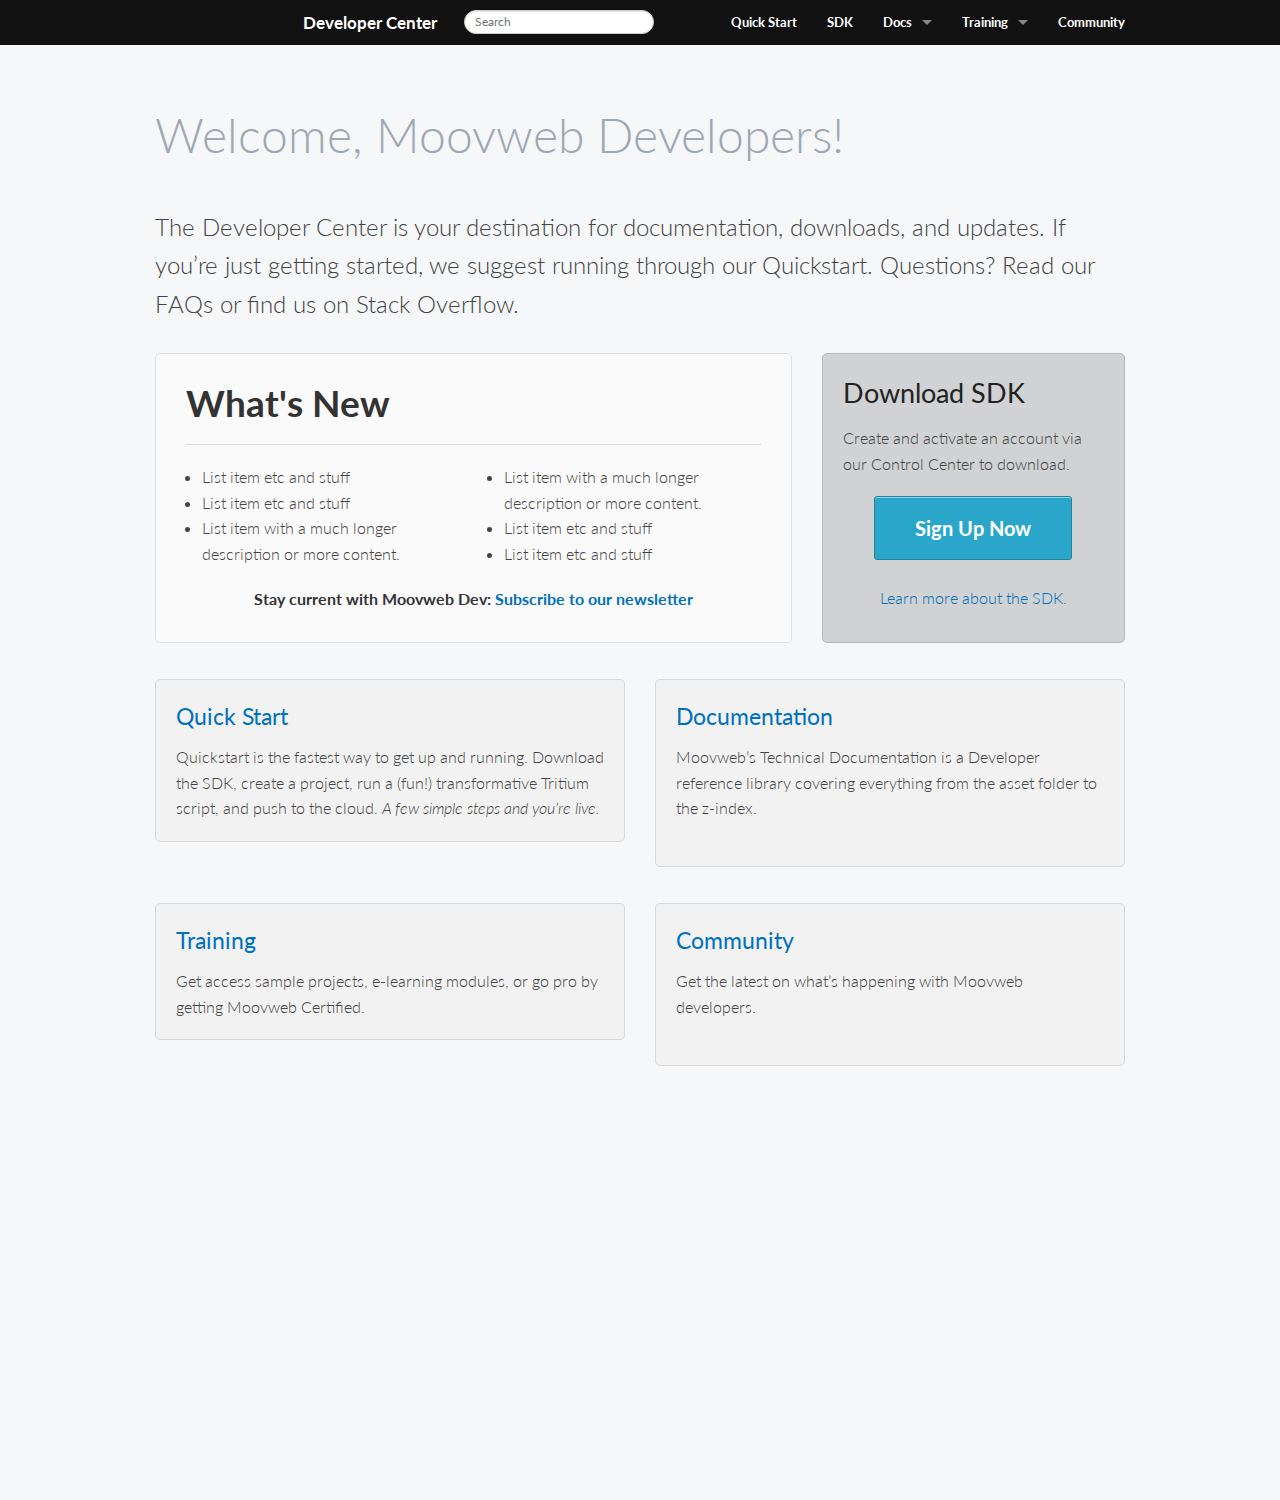
<file: index.html>
<!DOCTYPE html>
<!--[if IE 8]> 				 <html class="no-js lt-ie9" lang="en" > <![endif]-->
<!--[if gt IE 8]><!--> <html class="no-js" lang="en" > <!--<![endif]-->

<head>
	<meta charset="utf-8">
  <meta name="viewport" content="width=device-width">
  <title>Moovweb | Developer Center</title>
  <link rel="stylesheet" href="https://fonts.googleapis.com/css?family=Lato:300,400,700">
  <link rel="stylesheet" href="stylesheets/app.css">
  <link rel="shortcut icon" type="image/png" href="favicon.png" />
  

  <script src="javascripts/vendor/custom.modernizr.js"></script>

</head>
<body class="dev-home">

<!-- Start Top Bar -->

<div class="contain-to-grid">
	<nav class="top-bar">
    <ul class="title-area">
      <!-- Title Area -->
      <li class="name">
        <a href="#" class="logo sprites-logo_white"></a>
        <h1>
          <a href="#">
            Developer Center
          </a>
        </h1>
      </li>
      <li class="toggle-topbar menu-icon"><a href="#"><span>menu</span></a></li>
    </ul>
 
    <section class="top-bar-section">
    	<ul class="left">
    		<li class="search">
    			<form>
    				<input id="search_box" type="search" placeholder="Search">
    			</form>
    		</li>
    	</ul>
         <!-- Right Nav Section -->
      <ul class="right">
      	<li><a href="quickstart/">Quick Start</a></li>
      	<li><a href="sdk/">SDK</a></li>
        
        <!-- Docs -->
        <li class="has-dropdown">
          <a href="docs/">Docs</a>
          <ul class="dropdown">
            <li><label>Sections</label></li>
            <!-- <li class="has-dropdown">
              <a href="#" class="">Has Dropdown, Level 1</a>
              <ul class="dropdown">
                <li><a href="#">Dropdown Options</a></li>
                <li><a href="#">Dropdown Options</a></li>
                <li><a href="#">Level 2</a></li>
                <li><a href="#">Subdropdown Option</a></li>
                <li><a href="#">Subdropdown Option</a></li>
                <li><a href="#">Subdropdown Option</a></li>
              </ul>
            </li> -->
            <li><a href="#">Develop Locally</a></li>
            <li><a href="#">Cloud Management</a></li>
            <li><a href="#">Recommended Tools</a></li>
            <li class="divider"></li>
            <li><a href="#">Faqs</a></li>
            <li class="divider"></li>
            <li><a href="#">See all &rarr;</a></li>
          </ul>
        </li>

        <!-- Training -->
        <li class="has-dropdown">
          <a href="training/">Training</a>
          <ul class="dropdown">
            <li><label>Sections</label></li>
            <!-- <li class="has-dropdown">
              <a href="#" class="">Has Dropdown, Level 1</a>
              <ul class="dropdown">
                <li><a href="#">Dropdown Options</a></li>
                <li><a href="#">Dropdown Options</a></li>
                <li><a href="#">Level 2</a></li>
                <li><a href="#">Subdropdown Option</a></li>
                <li><a href="#">Subdropdown Option</a></li>
                <li><a href="#">Subdropdown Option</a></li>
              </ul>
            </li> -->
            <li><a href="#">Getting Started</a></li>
            <li><a href="#">Building a Simple Site</a></li>
            <li><a href="#">Deploying</a></li>
            <li><a href="#">Building a Mobile Site</a></li>
            <li><a href="#">Advanced Tutorials</a></li>
            <li class="divider"></li>
            <li><a href="#">Developer Webinars</a></li>
            <li class="divider"></li>
            <li><a href="#">See all &rarr;</a></li>
          </ul>
        </li>

        <li><a href="community/">Community</a></li>
        
        <!-- <li class="has-dropdown">
          <a href="#">Main Item 3</a>
          <ul class="dropdown">
            <li><a href="#">Dropdown Option</a></li>
            <li><a href="#">Dropdown Option</a></li>
            <li><a href="#">Dropdown Option</a></li>
            <li class="divider"></li>
            <li><a href="#">See all &rarr;</a></li>
          </ul>
        </li> -->

      </ul>
    </section>
  </nav>
</div>
 
  <!-- End Top Bar -->

		<div class="head-wrap">
		<div class="row">
			<div class="large-12 columns">
				<h1 class="dev-home-head">Welcome, Moovweb Developers!</h1>
			</div>
		</div>
	</div>
	<div class="row">
		<div class="large-12 columns">
			<!-- <h1 class="dev-home-head">New Developer Center</h1> -->
			<p class="dev-home-intro">The Developer Center is your destination for documentation, downloads, and updates. If you’re just getting started, we suggest running through our Quickstart. Questions? Read our FAQs or find us on Stack Overflow.</p>
			<div class="row">
				<div class="large-8 columns">
					<div class="dev-home-panel">
						<h2>What's New</h2>
						<hr />
						<div class="row">
							<div class="large-6 columns">
								<ul class="disc">
									<li>List item etc and stuff</li>
									<li>List item etc and stuff</li>
									<li>List item with a much longer description or more content.</li>
								</ul>
							</div>
							<div class="large-6 columns">
								<ul class="disc">
									<li>List item with a much longer description or more content.</li>
									<li>List item etc and stuff</li>
									<li>List item etc and stuff</li>
								</ul>					
							</div>
							<div class="large-12 columns">
								<p class="center"><strong>Stay current with Moovweb Dev: <a href="#">Subscribe to our newsletter</a></strong></p>
							</div>
						</div>

					</div>
				</div>
				<div class="large-4 columns">
					<div class="sdk-panel">
						<h3>Download SDK</h3>
						<p>Create and activate an account via our Control Center to download.</p>
						<div class="center"><a href="https://console.moovweb.com/sign_up" class="nice radius large blue button ">Sign Up Now</a>
						<p><a href="sdk/">Learn more about the SDK.</a></p></div>
					</div>					
				</div>
			</div>
		</div>
	</div>
	<div>&nbsp;</div> <!-- temp -->
	<div class="row">
		<div class="large-12 columns">
			
			<div class="row"> <!-- row 1 -->
				<div class="large-6 columns">
					<div class="dev-home-panel-sm">
						<h4><a href="quickstart/">Quick Start</a></h4>
						<p>Quickstart is the fastest way to get up and running. Download the SDK, create a project, run a (fun!) transformative Tritium script, and push to the cloud. <em> A few simple steps and you’re live. </em></p>
					</div>
				</div>
				<div class="large-6 columns">
					<div class="dev-home-panel-sm">
						<h4><a href="docs/">Documentation</a></h4>
						<p>Moovweb’s Technical Documentation is a Developer reference library covering everything from the asset folder to the z-index.<br />&nbsp;</p>
					</div>
				</div>
			</div>
			<div>&nbsp;</div> <!-- temp -->
			<div class="row"> <!-- row 2 -->
				<div class="large-6 columns">
					<div class="dev-home-panel-sm">
						<h4><a href="training/">Training</a></h4>
						<p>Get access sample projects, e-learning modules, or go pro by getting Moovweb Certified.</p>
					</div>
				</div>
				<div class="large-6 columns">
					<div class="dev-home-panel-sm">
						<h4><a href="community/">Community</a></h4>
						<p>Get the latest on what’s happening with Moovweb developers.<br />&nbsp;</p>
					</div>
				</div>
			</div>
		</div>
	</div>

  <script>
  document.write('<script src=' +
  ('__proto__' in {} ? 'javascripts/vendor/zepto' : 'javascripts/vendor/jquery') +
  '.js><\/script>')
  </script>
  
  <script src="javascripts/foundation/foundation.js"></script>
	
	<script src="javascripts/foundation/foundation.abide.js"></script>
	
	<script src="javascripts/foundation/foundation.alerts.js"></script>
	
	<script src="javascripts/foundation/foundation.clearing.js"></script>
	
	<script src="javascripts/foundation/foundation.cookie.js"></script>
	
	<script src="javascripts/foundation/foundation.dropdown.js"></script>
	
	<script src="javascripts/foundation/foundation.forms.js"></script>
	
	<script src="javascripts/foundation/foundation.interchange.js"></script>
	
	<script src="javascripts/foundation/foundation.joyride.js"></script>
	
	<script src="javascripts/foundation/foundation.magellan.js"></script>
	
	<script src="javascripts/foundation/foundation.orbit.js"></script>
	
	<script src="javascripts/foundation/foundation.placeholder.js"></script>
	
	<script src="javascripts/foundation/foundation.reveal.js"></script>
	
	<script src="javascripts/foundation/foundation.section.js"></script>
	
	<script src="javascripts/foundation/foundation.tooltips.js"></script>
	
	<script src="javascripts/foundation/foundation.topbar.js"></script>
	
  
  <script>
    $(document).foundation();
  </script>
</body>
</html>
</file>
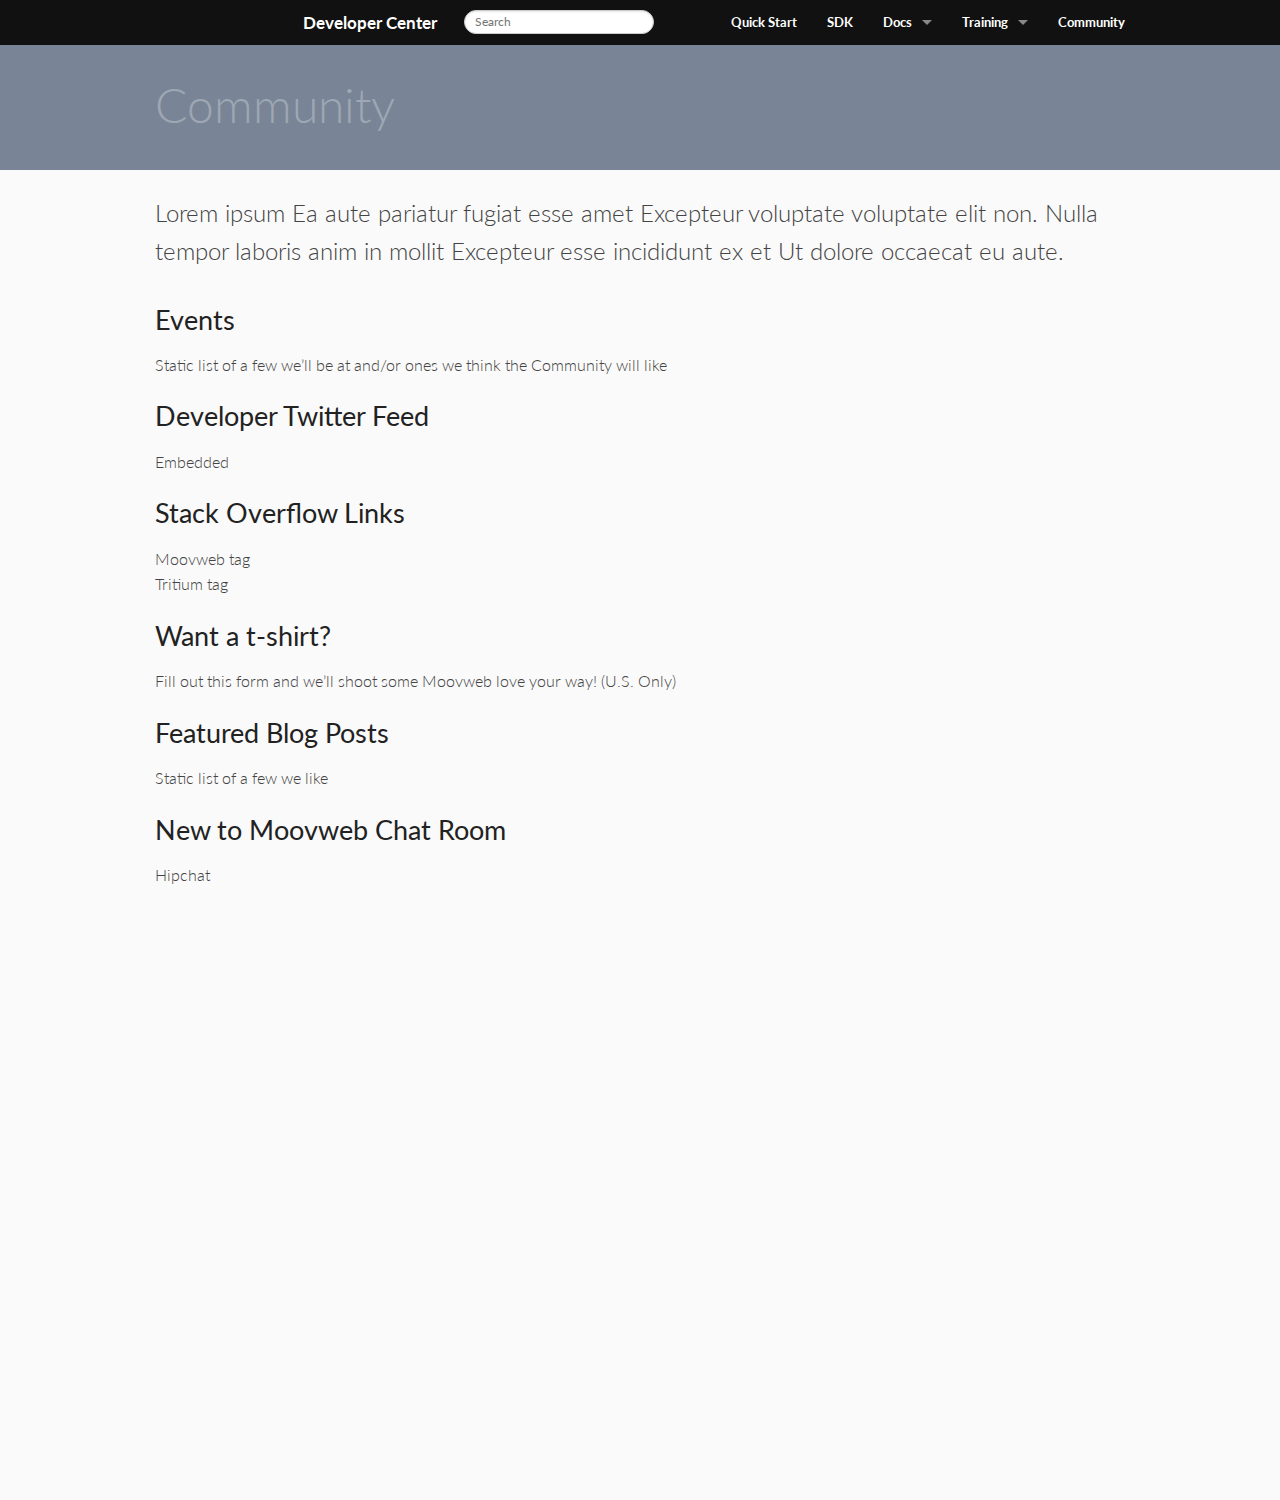
<file: community/index.html>
<!DOCTYPE html>
<!--[if IE 8]> 				 <html class="no-js lt-ie9" lang="en" > <![endif]-->
<!--[if gt IE 8]><!--> <html class="no-js" lang="en" > <!--<![endif]-->

<head>
	<meta charset="utf-8">
  <meta name="viewport" content="width=device-width">
  <title>Moovweb | Developer Center | Community</title>
  <link rel="stylesheet" href="https://fonts.googleapis.com/css?family=Lato:300,400,700">
  <link rel="stylesheet" href="../stylesheets/app.css">
  <link rel="shortcut icon" type="image/png" href="../favicon.png" />
  

  <script src="../javascripts/vendor/custom.modernizr.js"></script>

</head>
<body>

<!-- Start Top Bar -->

<div class="contain-to-grid">
	<nav class="top-bar">
    <ul class="title-area">
      <!-- Title Area -->
      <li class="name">
        <a href="../" class="logo sprites-logo_white"></a>
        <h1>
          <a href="../">
            Developer Center
          </a>
        </h1>
      </li>
      <li class="toggle-topbar menu-icon"><a href="#"><span>menu</span></a></li>
    </ul>
 
    <section class="top-bar-section">
      <ul class="left">
        <li class="search">
          <form>
            <input id="search_box" type="search" placeholder="Search">
          </form>
        </li>
      </ul>
      <!-- Right Nav Section -->
      <ul class="right">
      	<li><a href="../quickstart">Quick Start</a></li>
      	<li><a href="../sdk">SDK</a></li>
        
        <!-- Docs -->
        <li class="has-dropdown">
          <a href="../docs">Docs</a>
          <ul class="dropdown">
            <li><label>Sections</label></li>
            <!-- <li class="has-dropdown">
              <a href="#" class="">Has Dropdown, Level 1</a>
              <ul class="dropdown">
                <li><a href="#">Dropdown Options</a></li>
                <li><a href="#">Dropdown Options</a></li>
                <li><a href="#">Level 2</a></li>
                <li><a href="#">Subdropdown Option</a></li>
                <li><a href="#">Subdropdown Option</a></li>
                <li><a href="#">Subdropdown Option</a></li>
              </ul>
            </li> -->
            <li><a href="#">Develop Locally</a></li>
            <li><a href="#">Cloud Management</a></li>
            <li><a href="#">Recommended Tools</a></li>
            <li class="divider"></li>
            <li><a href="#">Faqs</a></li>
            <li class="divider"></li>
            <li><a href="#">See all &rarr;</a></li>
          </ul>
        </li>

        <!-- Training -->
        <li class="has-dropdown">
          <a href="../training">Training</a>
          <ul class="dropdown">
            <li><label>Sections</label></li>
            <!-- <li class="has-dropdown">
              <a href="#" class="">Has Dropdown, Level 1</a>
              <ul class="dropdown">
                <li><a href="#">Dropdown Options</a></li>
                <li><a href="#">Dropdown Options</a></li>
                <li><a href="#">Level 2</a></li>
                <li><a href="#">Subdropdown Option</a></li>
                <li><a href="#">Subdropdown Option</a></li>
                <li><a href="#">Subdropdown Option</a></li>
              </ul>
            </li> -->
            <li><a href="#">Getting Started</a></li>
            <li><a href="#">Building a Simple Site</a></li>
            <li><a href="#">Deploying</a></li>
            <li><a href="#">Building a Mobile Site</a></li>
            <li><a href="#">Advanced Tutorials</a></li>
            <li class="divider"></li>
            <li><a href="#">Developer Webinars</a></li>
            <li class="divider"></li>
            <li><a href="#">See all &rarr;</a></li>
          </ul>
        </li>

        <li><a href="../community">Community</a></li>
        
        <!-- <li class="has-dropdown">
          <a href="#">Main Item 3</a>
          <ul class="dropdown">
            <li><a href="#">Dropdown Option</a></li>
            <li><a href="#">Dropdown Option</a></li>
            <li><a href="#">Dropdown Option</a></li>
            <li class="divider"></li>
            <li><a href="#">See all &rarr;</a></li>
          </ul>
        </li> -->

      </ul>
    </section>
  </nav>
</div>
 
  <!-- End Top Bar -->
	<div class="head-wrap">
		<div class="row">
			<div class="large-12 columns">
				<h1 class="dev-home-head">Community</h1>
			</div>
		</div>
	</div>
	<div class="row">
		<div class="large-12 columns">
			<!-- <h1 class="dev-home-head">Download SDK</h1> -->
			<p class="dev-home-intro">Lorem ipsum Ea aute pariatur fugiat esse amet Excepteur voluptate voluptate elit non. Nulla tempor laboris anim in mollit Excepteur esse incididunt ex et Ut dolore occaecat eu aute.</p>

      <h3>Events</h3>
      <p>Static list of a few we’ll be at and/or ones we think the Community will like</p>

      <h3>Developer Twitter Feed</h3>
      <p>Embedded</p>

      <h3>Stack Overflow Links</h3>
      <p>Moovweb tag <br />Tritium tag </p>

      <h3>Want a t-shirt?</h3> 
      <p>Fill out this form and we’ll shoot some Moovweb love your way! (U.S. Only) </p>

      <h3>Featured Blog Posts</h3> 
      <p>Static list of a few we like </p>

      <h3>New to Moovweb Chat Room</h3>
      <p>Hipchat </p>

		</div>
	</div>
	
	<div>&nbsp;</div> <!-- temp -->
	<div class="row">
		<div class="large-12 columns">
			
			

		</div>
	</div>

  <script>
  document.write('<script src=' +
  ('__proto__' in {} ? '../javascripts/vendor/zepto' : '../javascripts/vendor/jquery') +
  '.js><\/script>')
  </script>
  
  <script src="../javascripts/foundation/foundation.js"></script>
	
	<script src="../javascripts/foundation/foundation.abide.js"></script>
	
	<script src="../javascripts/foundation/foundation.alerts.js"></script>
	
	<script src="../javascripts/foundation/foundation.clearing.js"></script>
	
	<script src="../javascripts/foundation/foundation.cookie.js"></script>
	
	<script src="../javascripts/foundation/foundation.dropdown.js"></script>
	
	<script src="../javascripts/foundation/foundation.forms.js"></script>
	
	<script src="../javascripts/foundation/foundation.interchange.js"></script>
	
	<script src="../javascripts/foundation/foundation.joyride.js"></script>
	
	<script src="../javascripts/foundation/foundation.magellan.js"></script>
	
	<script src="../javascripts/foundation/foundation.orbit.js"></script>
	
	<script src="../javascripts/foundation/foundation.placeholder.js"></script>
	
	<script src="../javascripts/foundation/foundation.reveal.js"></script>
	
	<script src="../javascripts/foundation/foundation.section.js"></script>
	
	<script src="../javascripts/foundation/foundation.tooltips.js"></script>
	
	<script src="../javascripts/foundation/foundation.topbar.js"></script>
	
  
  <script>
    $(document).foundation();
  </script>
</body>
</html>
</file>
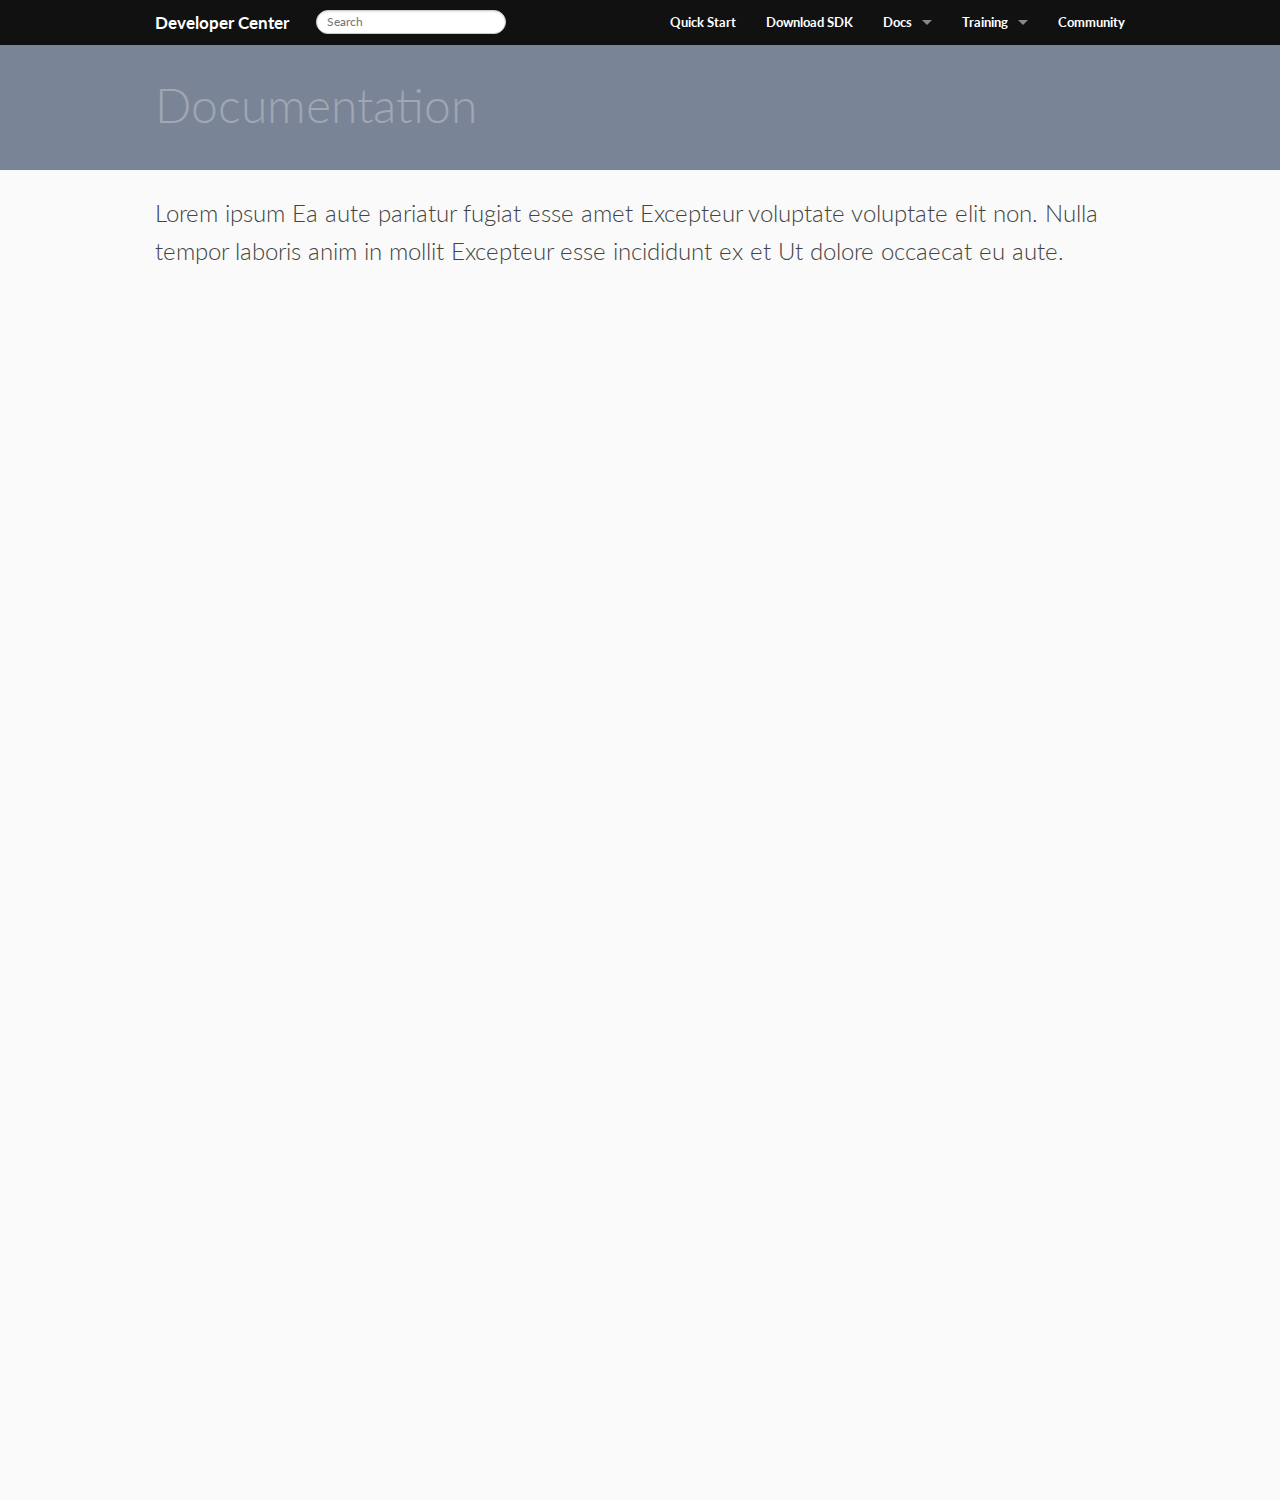
<file: docs/index.html>
<!DOCTYPE html>
<!--[if IE 8]> 				 <html class="no-js lt-ie9" lang="en" > <![endif]-->
<!--[if gt IE 8]><!--> <html class="no-js" lang="en" > <!--<![endif]-->

<head>
	<meta charset="utf-8">
  <meta name="viewport" content="width=device-width">
  <title>Moovweb | Developer Center | Documentation</title>
  <link rel="stylesheet" href="https://fonts.googleapis.com/css?family=Lato:300,400,700">
  <link rel="stylesheet" href="../stylesheets/app.css">
  

  <script src="../javascripts/vendor/custom.modernizr.js"></script>

</head>
<body>

<!-- Start Top Bar -->

<div class="contain-to-grid">
	<nav class="top-bar">
    <ul class="title-area">
      <!-- Title Area -->
      <li class="name">
        <h1>
          <a href="../">
            Developer Center
          </a>
        </h1>
      </li>
      <li class="toggle-topbar menu-icon"><a href="#"><span>menu</span></a></li>
    </ul>
 
    <section class="top-bar-section">
      <ul class="left">
        <li class="search">
          <form>
            <input id="search_box" type="search" placeholder="Search">
          </form>
        </li>
      </ul>
      <!-- Right Nav Section -->
      <ul class="right">
      	<li><a href="../quickstart">Quick Start</a></li>
      	<li><a href="../sdk">Download SDK</a></li>
        
        <!-- Docs -->
        <li class="has-dropdown">
          <a href="../docs">Docs</a>
          <ul class="dropdown">
            <li><label>Sections</label></li>
            <!-- <li class="has-dropdown">
              <a href="#" class="">Has Dropdown, Level 1</a>
              <ul class="dropdown">
                <li><a href="#">Dropdown Options</a></li>
                <li><a href="#">Dropdown Options</a></li>
                <li><a href="#">Level 2</a></li>
                <li><a href="#">Subdropdown Option</a></li>
                <li><a href="#">Subdropdown Option</a></li>
                <li><a href="#">Subdropdown Option</a></li>
              </ul>
            </li> -->
            <li><a href="#">Develop Locally</a></li>
            <li><a href="#">Cloud Management</a></li>
            <li><a href="#">Recommended Tools</a></li>
            <li class="divider"></li>
            <li><a href="#">Faqs</a></li>
            <li class="divider"></li>
            <li><a href="#">See all &rarr;</a></li>
          </ul>
        </li>

        <!-- Training -->
        <li class="has-dropdown">
          <a href="../training">Training</a>
          <ul class="dropdown">
            <li><label>Sections</label></li>
            <!-- <li class="has-dropdown">
              <a href="#" class="">Has Dropdown, Level 1</a>
              <ul class="dropdown">
                <li><a href="#">Dropdown Options</a></li>
                <li><a href="#">Dropdown Options</a></li>
                <li><a href="#">Level 2</a></li>
                <li><a href="#">Subdropdown Option</a></li>
                <li><a href="#">Subdropdown Option</a></li>
                <li><a href="#">Subdropdown Option</a></li>
              </ul>
            </li> -->
            <li><a href="#">Getting Started</a></li>
            <li><a href="#">Building a Simple Site</a></li>
            <li><a href="#">Deploying</a></li>
            <li><a href="#">Building a Mobile Site</a></li>
            <li><a href="#">Advanced Tutorials</a></li>
            <li class="divider"></li>
            <li><a href="#">Developer Webinars</a></li>
            <li class="divider"></li>
            <li><a href="#">See all &rarr;</a></li>
          </ul>
        </li>

        <li><a href="../community">Community</a></li>
        
        <!-- <li class="has-dropdown">
          <a href="#">Main Item 3</a>
          <ul class="dropdown">
            <li><a href="#">Dropdown Option</a></li>
            <li><a href="#">Dropdown Option</a></li>
            <li><a href="#">Dropdown Option</a></li>
            <li class="divider"></li>
            <li><a href="#">See all &rarr;</a></li>
          </ul>
        </li> -->

      </ul>
    </section>
  </nav>
</div>
 
  <!-- End Top Bar -->
	<div class="head-wrap">
		<div class="row">
			<div class="large-12 columns">
				<h1 class="dev-home-head">Documentation</h1>
			</div>
		</div>
	</div>
	<div class="row">
		<div class="large-12 columns">
			<!-- <h1 class="dev-home-head">Download SDK</h1> -->
			<p class="dev-home-intro">Lorem ipsum Ea aute pariatur fugiat esse amet Excepteur voluptate voluptate elit non. Nulla tempor laboris anim in mollit Excepteur esse incididunt ex et Ut dolore occaecat eu aute.</p>
		</div>
	</div>
	
	<div>&nbsp;</div> <!-- temp -->
	<div class="row">
		<div class="large-12 columns">
			
			

		</div>
	</div>

  <script>
  document.write('<script src=' +
  ('__proto__' in {} ? '../javascripts/vendor/zepto' : '../javascripts/vendor/jquery') +
  '.js><\/script>')
  </script>
  
  <script src="../javascripts/foundation/foundation.js"></script>
	
	<script src="../javascripts/foundation/foundation.abide.js"></script>
	
	<script src="../javascripts/foundation/foundation.alerts.js"></script>
	
	<script src="../javascripts/foundation/foundation.clearing.js"></script>
	
	<script src="../javascripts/foundation/foundation.cookie.js"></script>
	
	<script src="../javascripts/foundation/foundation.dropdown.js"></script>
	
	<script src="../javascripts/foundation/foundation.forms.js"></script>
	
	<script src="../javascripts/foundation/foundation.interchange.js"></script>
	
	<script src="../javascripts/foundation/foundation.joyride.js"></script>
	
	<script src="../javascripts/foundation/foundation.magellan.js"></script>
	
	<script src="../javascripts/foundation/foundation.orbit.js"></script>
	
	<script src="../javascripts/foundation/foundation.placeholder.js"></script>
	
	<script src="../javascripts/foundation/foundation.reveal.js"></script>
	
	<script src="../javascripts/foundation/foundation.section.js"></script>
	
	<script src="../javascripts/foundation/foundation.tooltips.js"></script>
	
	<script src="../javascripts/foundation/foundation.topbar.js"></script>
	
  
  <script>
    $(document).foundation();
  </script>
</body>
</html>
</file>
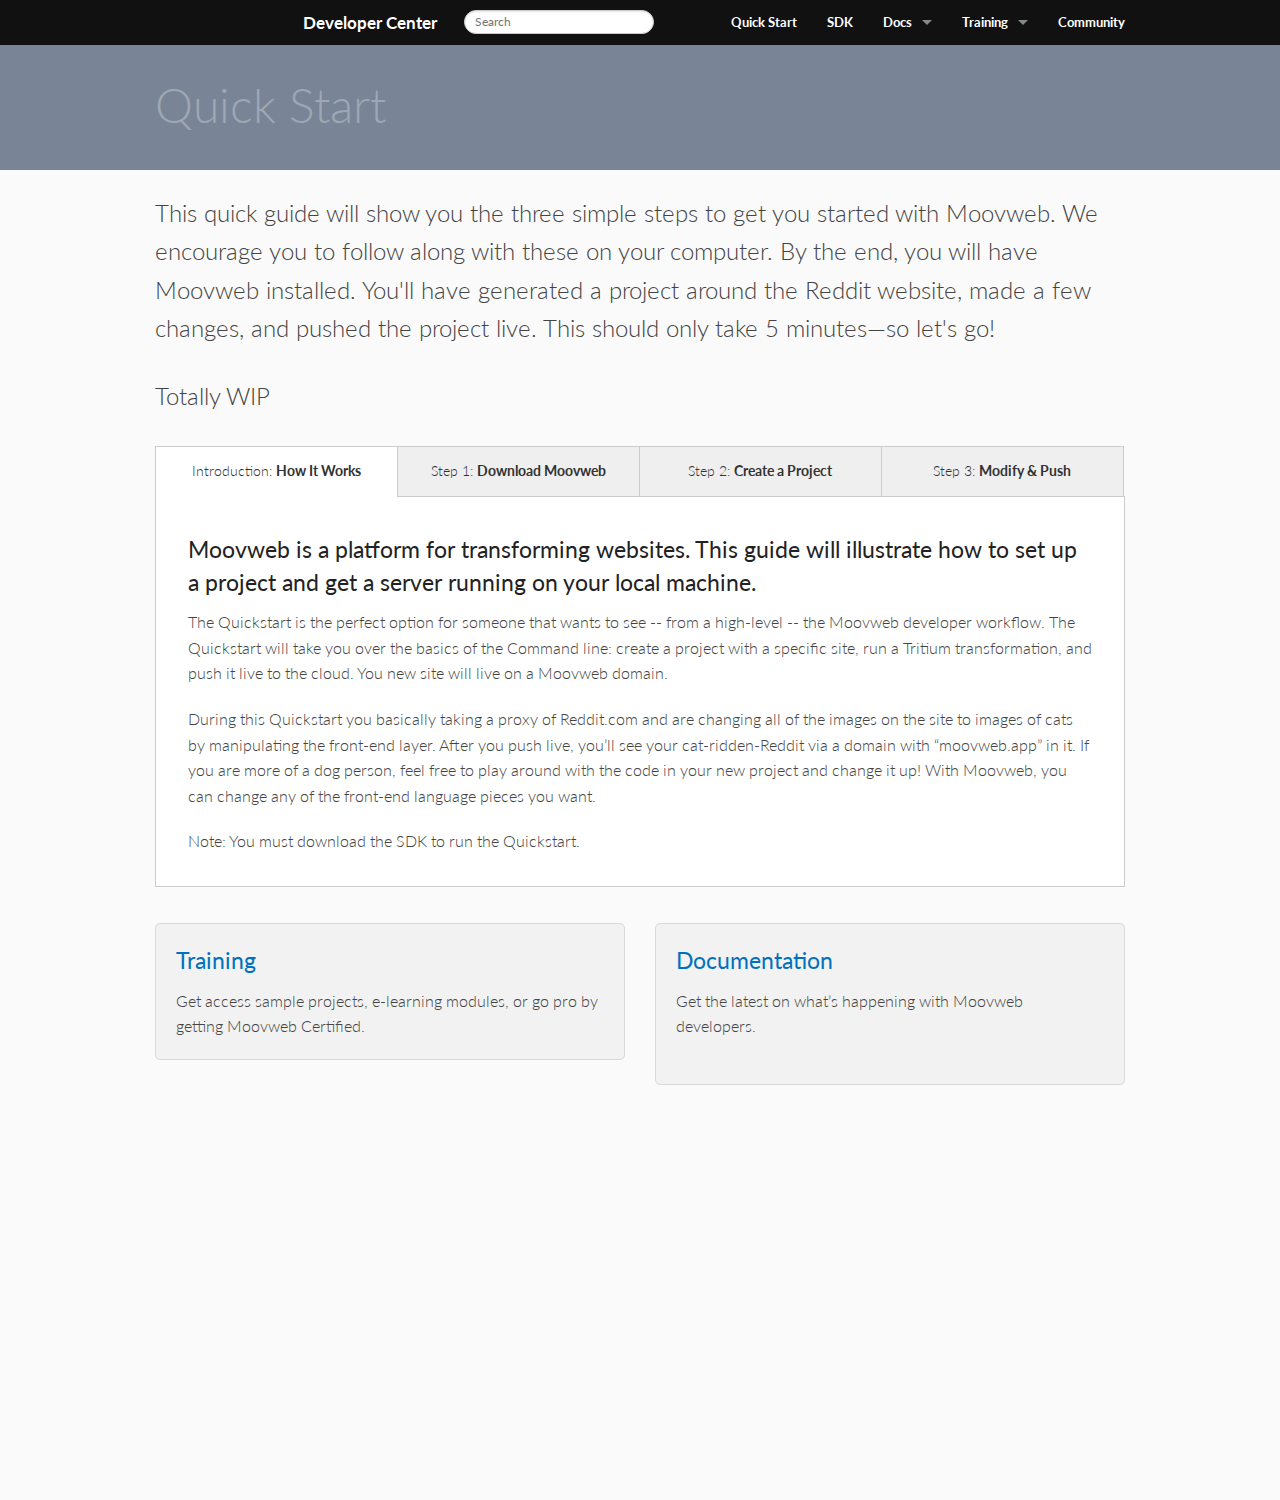
<file: quickstart/index.html>
<!DOCTYPE html>
<!--[if IE 8]> 				 <html class="no-js lt-ie9" lang="en" > <![endif]-->
<!--[if gt IE 8]><!--> <html class="no-js" lang="en" > <!--<![endif]-->

<head>
	<meta charset="utf-8">
  <meta name="viewport" content="width=device-width">
  <title>Moovweb | Developer Center | Quick Start</title>
  <link rel="stylesheet" href="https://fonts.googleapis.com/css?family=Lato:300,400,700">
  <link rel="stylesheet" href="../stylesheets/app.css">
    <link rel="shortcut icon" type="image/png" href="../favicon.png" />
  

  <script src="../javascripts/vendor/custom.modernizr.js"></script>

</head>
<body>

<!-- Start Top Bar -->

<div class="contain-to-grid">
	<nav class="top-bar">
    <ul class="title-area">
      <!-- Title Area -->
      <li class="name">
        <a href="../" class="logo sprites-logo_white"></a>
        <h1>
          <a href="../">
            Developer Center
          </a>
        </h1>
      </li>
      <li class="toggle-topbar menu-icon"><a href="#"><span>menu</span></a></li>
    </ul>
 
    <section class="top-bar-section">
    	<ul class="left">
    		<li class="search">
    			<form>
    				<input id="search_box" type="search" placeholder="Search">
    			</form>
    		</li>
    	</ul>
         <!-- Right Nav Section -->
      <ul class="right">
      	<li><a href="../quickstart">Quick Start</a></li>
      	<li><a href="../sdk">SDK</a></li>
        
        <!-- Docs -->
        <li class="has-dropdown">
          <a href="../docs">Docs</a>
          <ul class="dropdown">
            <li><label>Sections</label></li>
            <!-- <li class="has-dropdown">
              <a href="#" class="">Has Dropdown, Level 1</a>
              <ul class="dropdown">
                <li><a href="#">Dropdown Options</a></li>
                <li><a href="#">Dropdown Options</a></li>
                <li><a href="#">Level 2</a></li>
                <li><a href="#">Subdropdown Option</a></li>
                <li><a href="#">Subdropdown Option</a></li>
                <li><a href="#">Subdropdown Option</a></li>
              </ul>
            </li> -->
            <li><a href="#">Develop Locally</a></li>
            <li><a href="#">Cloud Management</a></li>
            <li><a href="#">Recommended Tools</a></li>
            <li class="divider"></li>
            <li><a href="#">Faqs</a></li>
            <li class="divider"></li>
            <li><a href="#">See all &rarr;</a></li>
          </ul>
        </li>

        <!-- Training -->
        <li class="has-dropdown">
          <a href="../training">Training</a>
          <ul class="dropdown">
            <li><label>Sections</label></li>
            <!-- <li class="has-dropdown">
              <a href="#" class="">Has Dropdown, Level 1</a>
              <ul class="dropdown">
                <li><a href="#">Dropdown Options</a></li>
                <li><a href="#">Dropdown Options</a></li>
                <li><a href="#">Level 2</a></li>
                <li><a href="#">Subdropdown Option</a></li>
                <li><a href="#">Subdropdown Option</a></li>
                <li><a href="#">Subdropdown Option</a></li>
              </ul>
            </li> -->
            <li><a href="#">Getting Started</a></li>
            <li><a href="#">Building a Simple Site</a></li>
            <li><a href="#">Deploying</a></li>
            <li><a href="#">Building a Mobile Site</a></li>
            <li><a href="#">Advanced Tutorials</a></li>
            <li class="divider"></li>
            <li><a href="#">Developer Webinars</a></li>
            <li class="divider"></li>
            <li><a href="#">See all &rarr;</a></li>
          </ul>
        </li>

        <li><a href="../community">Community</a></li>
        
        <!-- <li class="has-dropdown">
          <a href="#">Main Item 3</a>
          <ul class="dropdown">
            <li><a href="#">Dropdown Option</a></li>
            <li><a href="#">Dropdown Option</a></li>
            <li><a href="#">Dropdown Option</a></li>
            <li class="divider"></li>
            <li><a href="#">See all &rarr;</a></li>
          </ul>
        </li> -->

      </ul>
    </section>
  </nav>
</div>
 
  <!-- End Top Bar -->
	<div class="head-wrap">
		<div class="row">
			<div class="large-12 columns">
				<h1 class="dev-home-head">Quick Start</h1>
			</div>
		</div>
	</div>
	<div class="row">
		<div class="large-12 columns">
			<!-- <h1 class="dev-home-head">Quick Start</h1> -->
			<p class="dev-home-intro">This quick guide will show you the three simple steps to get you started with Moovweb. We encourage you to follow along with these on your computer. By the end, you will have Moovweb installed. You'll have generated a project around the Reddit website, made a few changes, and pushed the project live. This should only take 5 minutes—so let's go!</p>
      <p class="dev-home-intro">Totally WIP</p>
		</div>
	</div>
	<div class="row">
		<div class="large-12 columns">
			<div class="section-container tabs" data-section>
			  <section class="section">
			    <p class="title" data-section-title><a href="#panel1">Introduction: <strong>How It Works</strong></a></p>
			    <div class="content" data-slug="panel1">
           <h4>Moovweb is a platform for transforming websites. This guide will illustrate how to set up a project and get a server running on your local machine.</h4>
           <p>The Quickstart is the perfect option for someone that wants to see -- from a high-level -- the Moovweb developer workflow. The Quickstart will take you over the basics of the Command line: create a project with a specific site, run a Tritium transformation, and push it live to the cloud. You new site will live on a Moovweb domain.</p>
           <p>During this Quickstart you basically taking a proxy of Reddit.com and are changing all of the images on the site to images of cats by manipulating the front-end layer. After you push live, you’ll see your cat-ridden-Reddit via a domain with “moovweb.app” in it. If you are more of a dog person, feel free to play around with the code in your new project and change it up! With Moovweb, you can change any of the front-end language pieces you want.</p> 
           <p>Note: You must download the SDK to run the Quickstart. </p>
			    </div>
			  </section>
			   <section class="section">
			    <p class="title" data-section-title><a href="#panel2">Step 1: <strong>Download Moovweb</strong></a></p>
			    <div class="content" data-slug="panel2">
			      <p>[Content taken from Step 1 of Onboarding]</p>
			      <div class="center"><img src="qs1-download-moovweb.png" alt=""></div>
			    </div>
			  </section>
			  <section class="section">
			    <p class="title" data-section-title><a href="#panel3">Step 2: <strong>Create a Project</strong></a>
			    <div class="content" data-slug="panel3">
			      <p>[Content taken from Step 2 of Onboarding]</p>
			      <div class="center"><img src="qs2-create-project.png" alt=""></div>
			    </div>
			  </section>
			  <section class="section">
			    <p class="title" data-section-title><a href="#panel4">Step 3: <strong>Modify & Push</strong></a></p>
			    <div class="content" data-slug="panel4">
			      <p>[Content taken from Step 3 of Onboarding]</p>
			      <div class="center"><img src="qs3-mod-push.png" alt=""></div>
			    </div>
			  </section>
			</div>
		</div>
	</div>
	<div>&nbsp;</div> <!-- temp -->
	<div class="row">
		<div class="large-12 columns">
			
			<div class="row"> <!-- row 1 -->
				<div class="large-6 columns">
					<div class="dev-panel-sm">
						<h4><a href="../training">Training</a></h4>
						<p>Get access sample projects, e-learning modules, or go pro by getting Moovweb Certified.</p>
					</div>
				</div>
				<div class="large-6 columns">
					<div class="dev-panel-sm">
						<h4><a href="../docs">Documentation</a></h4>
						<p>Get the latest on what’s happening with Moovweb developers.<br />&nbsp;</p>
					</div>
				</div>
			</div>
			<!-- <div>&nbsp;</div> --> <!-- temp -->
		</div>

	</div>

  <script>
  document.write('<script src=' +
  ('__proto__' in {} ? '../javascripts/vendor/zepto' : '../javascripts/vendor/jquery') +
  '.js><\/script>')
  </script>
  
  <script src="../javascripts/foundation/foundation.js"></script>
	
	<script src="../javascripts/foundation/foundation.abide.js"></script>
	
	<script src="../javascripts/foundation/foundation.alerts.js"></script>
	
	<script src="../javascripts/foundation/foundation.clearing.js"></script>
	
	<script src="../javascripts/foundation/foundation.cookie.js"></script>
	
	<script src="../javascripts/foundation/foundation.dropdown.js"></script>
	
	<script src="../javascripts/foundation/foundation.forms.js"></script>
	
	<script src="../javascripts/foundation/foundation.interchange.js"></script>
	
	<script src="../javascripts/foundation/foundation.joyride.js"></script>
	
	<script src="../javascripts/foundation/foundation.magellan.js"></script>
	
	<script src="../javascripts/foundation/foundation.orbit.js"></script>
	
	<script src="../javascripts/foundation/foundation.placeholder.js"></script>
	
	<script src="../javascripts/foundation/foundation.reveal.js"></script>
	
	<script src="../javascripts/foundation/foundation.section.js"></script>
	
	<script src="../javascripts/foundation/foundation.tooltips.js"></script>
	
	<script src="../javascripts/foundation/foundation.topbar.js"></script>
	
  
  <script>
    $(document).foundation();
  </script>
</body>
</html>
</file>
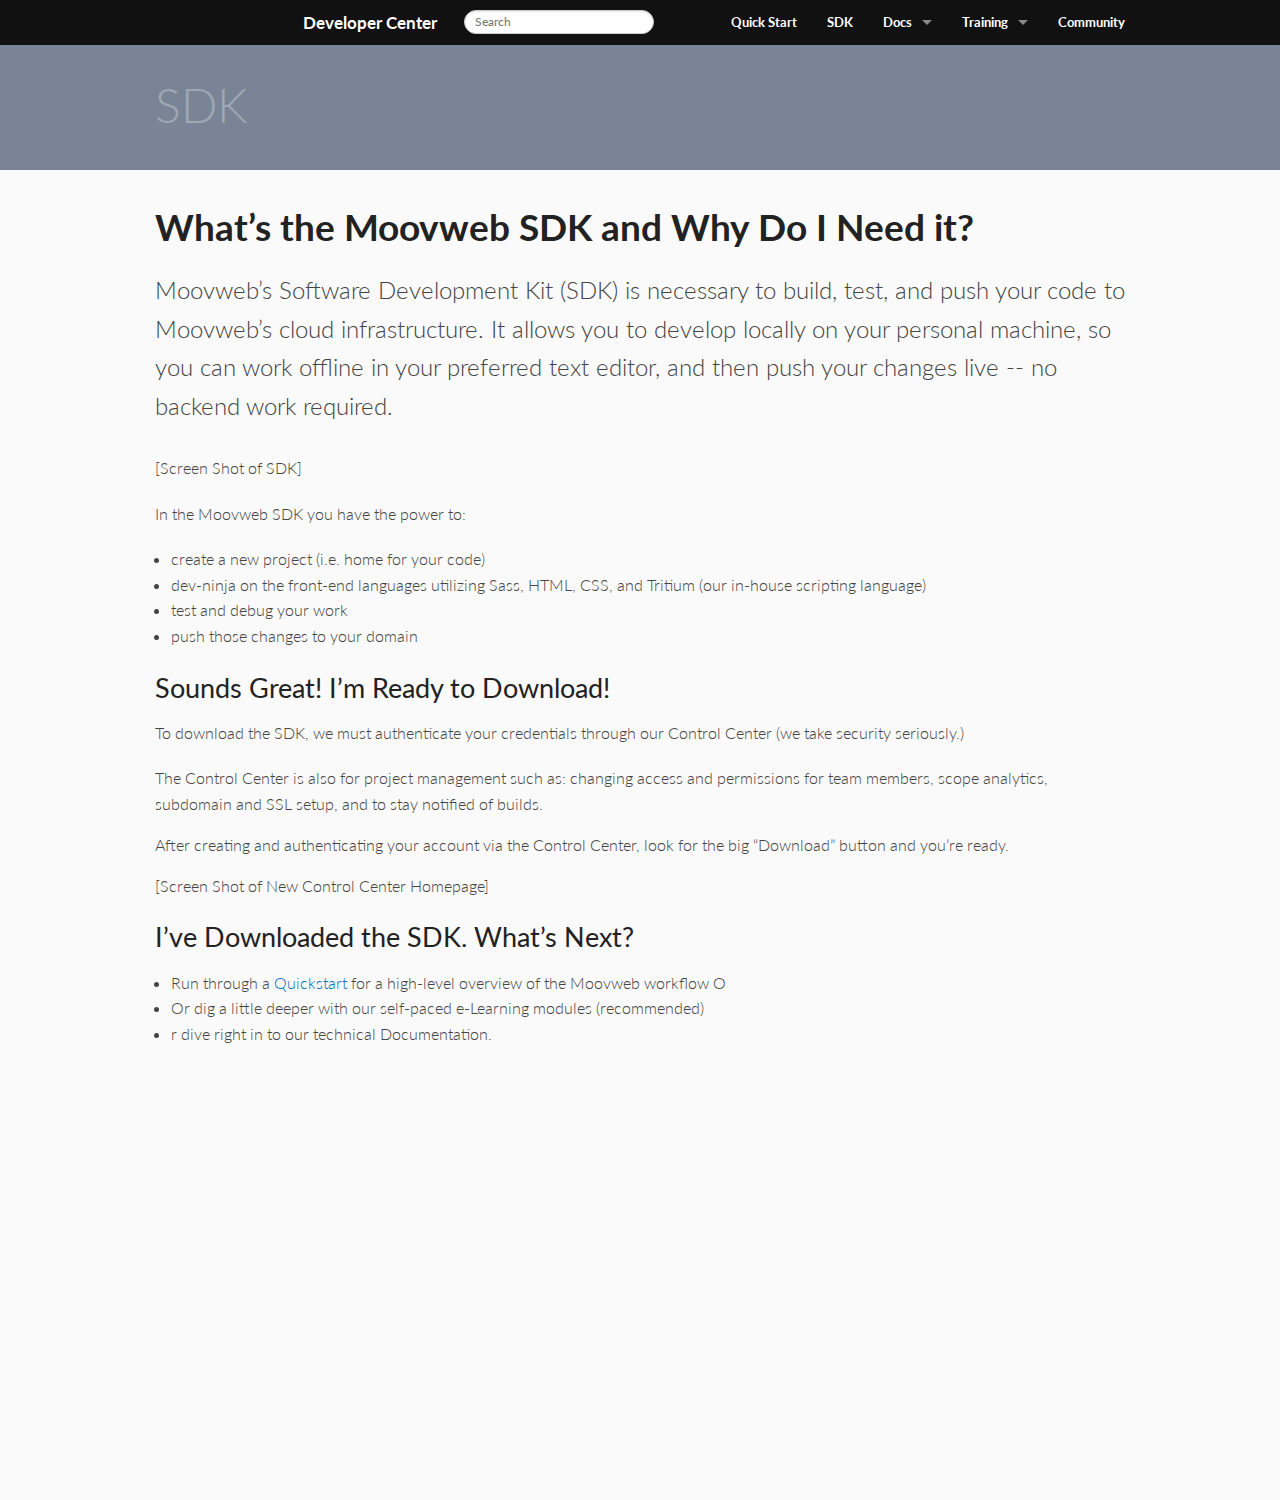
<file: sdk/index.html>
<!DOCTYPE html>
<!--[if IE 8]> 				 <html class="no-js lt-ie9" lang="en" > <![endif]-->
<!--[if gt IE 8]><!--> <html class="no-js" lang="en" > <!--<![endif]-->

<head>
	<meta charset="utf-8">
  <meta name="viewport" content="width=device-width">
  <title>Moovweb | Developer Center | Download SDK</title>
  <link rel="stylesheet" href="https://fonts.googleapis.com/css?family=Lato:300,400,700">
  <link rel="stylesheet" href="../stylesheets/app.css">
    <link rel="shortcut icon" type="image/png" href="../favicon.png" />
  

  <script src="../javascripts/vendor/custom.modernizr.js"></script>

</head>
<body>

<!-- Start Top Bar -->

<div class="contain-to-grid">
	<nav class="top-bar">
    <ul class="title-area">
      <!-- Title Area -->
      <li class="name">
        <a href="../" class="logo sprites-logo_white"></a>
        <h1>
          <a href="../">
            Developer Center
          </a>
        </h1>
      </li>
      <li class="toggle-topbar menu-icon"><a href="#"><span>menu</span></a></li>
    </ul>
 
    <section class="top-bar-section">
      <ul class="left">
        <li class="search">
          <form>
            <input id="search_box" type="search" placeholder="Search">
          </form>
        </li>
      </ul>
      <!-- Right Nav Section -->
      <ul class="right">
      	<li><a href="../quickstart">Quick Start</a></li>
      	<li><a href="../sdk">SDK</a></li>
        
        <!-- Docs -->
        <li class="has-dropdown">
          <a href="../docs">Docs</a>
          <ul class="dropdown">
            <li><label>Sections</label></li>
            <!-- <li class="has-dropdown">
              <a href="#" class="">Has Dropdown, Level 1</a>
              <ul class="dropdown">
                <li><a href="#">Dropdown Options</a></li>
                <li><a href="#">Dropdown Options</a></li>
                <li><a href="#">Level 2</a></li>
                <li><a href="#">Subdropdown Option</a></li>
                <li><a href="#">Subdropdown Option</a></li>
                <li><a href="#">Subdropdown Option</a></li>
              </ul>
            </li> -->
            <li><a href="#">Develop Locally</a></li>
            <li><a href="#">Cloud Management</a></li>
            <li><a href="#">Recommended Tools</a></li>
            <li class="divider"></li>
            <li><a href="#">Faqs</a></li>
            <li class="divider"></li>
            <li><a href="#">See all &rarr;</a></li>
          </ul>
        </li>

        <!-- Training -->
        <li class="has-dropdown">
          <a href="../training">Training</a>
          <ul class="dropdown">
            <li><label>Sections</label></li>
            <!-- <li class="has-dropdown">
              <a href="#" class="">Has Dropdown, Level 1</a>
              <ul class="dropdown">
                <li><a href="#">Dropdown Options</a></li>
                <li><a href="#">Dropdown Options</a></li>
                <li><a href="#">Level 2</a></li>
                <li><a href="#">Subdropdown Option</a></li>
                <li><a href="#">Subdropdown Option</a></li>
                <li><a href="#">Subdropdown Option</a></li>
              </ul>
            </li> -->
            <li><a href="#">Getting Started</a></li>
            <li><a href="#">Building a Simple Site</a></li>
            <li><a href="#">Deploying</a></li>
            <li><a href="#">Building a Mobile Site</a></li>
            <li><a href="#">Advanced Tutorials</a></li>
            <li class="divider"></li>
            <li><a href="#">Developer Webinars</a></li>
            <li class="divider"></li>
            <li><a href="#">See all &rarr;</a></li>
          </ul>
        </li>

        <li><a href="../community">Community</a></li>
        
        <!-- <li class="has-dropdown">
          <a href="#">Main Item 3</a>
          <ul class="dropdown">
            <li><a href="#">Dropdown Option</a></li>
            <li><a href="#">Dropdown Option</a></li>
            <li><a href="#">Dropdown Option</a></li>
            <li class="divider"></li>
            <li><a href="#">See all &rarr;</a></li>
          </ul>
        </li> -->

      </ul>
    </section>
  </nav>
</div>
 
  <!-- End Top Bar -->
	<div class="head-wrap">
		<div class="row">
			<div class="large-12 columns">
				<h1 class="dev-home-head">SDK</h1>
			</div>
		</div>
	</div>
	<div class="row">
		<div class="large-12 columns">
			<!-- <h1 class="dev-home-head">Download SDK</h1> -->
			<h2>What’s the Moovweb SDK and Why Do I Need it?</h2>
      <p class="dev-home-intro">Moovweb’s Software Development Kit (SDK) is necessary to build, test, and push your code to Moovweb’s cloud infrastructure. It allows you to develop locally on your personal machine, so you can work offline in your preferred text editor, and then push your changes live -- no backend work required.</p>
            <p>[Screen Shot of SDK]</p>
            <p>In the Moovweb SDK you have the power to: </p>
              <ul>
                  <li>create a new project (i.e. home for your code)</li>
                  <li>dev-ninja on the front-end languages utilizing Sass, HTML, CSS, and Tritium (our in-house scripting language)</li>
                  <li>test and debug your work</li>
                  <li>push those changes to your domain</li>
              </ul>

      <h3>Sounds Great! I’m Ready to Download! </h3>
      <p>To download the SDK, we must authenticate your credentials through our Control Center (we take security seriously.)</p>
      <p>The Control Center is also for project management such as: changing access and permissions for team members, scope analytics, subdomain and SSL setup, and to stay notified of builds.</p>
      <p></p>After creating and authenticating your account via the Control Center, look for the big “Download” button and you’re ready. </p>
      <p>[Screen Shot of New Control Center Homepage]</p>
      <h3>I’ve Downloaded the SDK. What’s Next? </h3>
      <ul>
        <li>Run through a <a href="../quickstart/">Quickstart</a> for a high-level overview of the Moovweb workflow
          O</li>
          <li>Or dig a little deeper with our self-paced e-Learning modules (recommended)</li>
          <li>r dive right in to our technical Documentation. </li>
        </ul>
      </div>
    </div>
	
	<div>&nbsp;</div> <!-- temp -->
	<div class="row">
		<div class="large-12 columns">
			
			

		</div>
	</div>

  <script>
  document.write('<script src=' +
  ('__proto__' in {} ? '../javascripts/vendor/zepto' : '../javascripts/vendor/jquery') +
  '.js><\/script>')
  </script>
  
  <script src="../javascripts/foundation/foundation.js"></script>
	
	<script src="../javascripts/foundation/foundation.abide.js"></script>
	
	<script src="../javascripts/foundation/foundation.alerts.js"></script>
	
	<script src="../javascripts/foundation/foundation.clearing.js"></script>
	
	<script src="../javascripts/foundation/foundation.cookie.js"></script>
	
	<script src="../javascripts/foundation/foundation.dropdown.js"></script>
	
	<script src="../javascripts/foundation/foundation.forms.js"></script>
	
	<script src="../javascripts/foundation/foundation.interchange.js"></script>
	
	<script src="../javascripts/foundation/foundation.joyride.js"></script>
	
	<script src="../javascripts/foundation/foundation.magellan.js"></script>
	
	<script src="../javascripts/foundation/foundation.orbit.js"></script>
	
	<script src="../javascripts/foundation/foundation.placeholder.js"></script>
	
	<script src="../javascripts/foundation/foundation.reveal.js"></script>
	
	<script src="../javascripts/foundation/foundation.section.js"></script>
	
	<script src="../javascripts/foundation/foundation.tooltips.js"></script>
	
	<script src="../javascripts/foundation/foundation.topbar.js"></script>
	
  
  <script>
    $(document).foundation();
  </script>
</body>
</html>
</file>
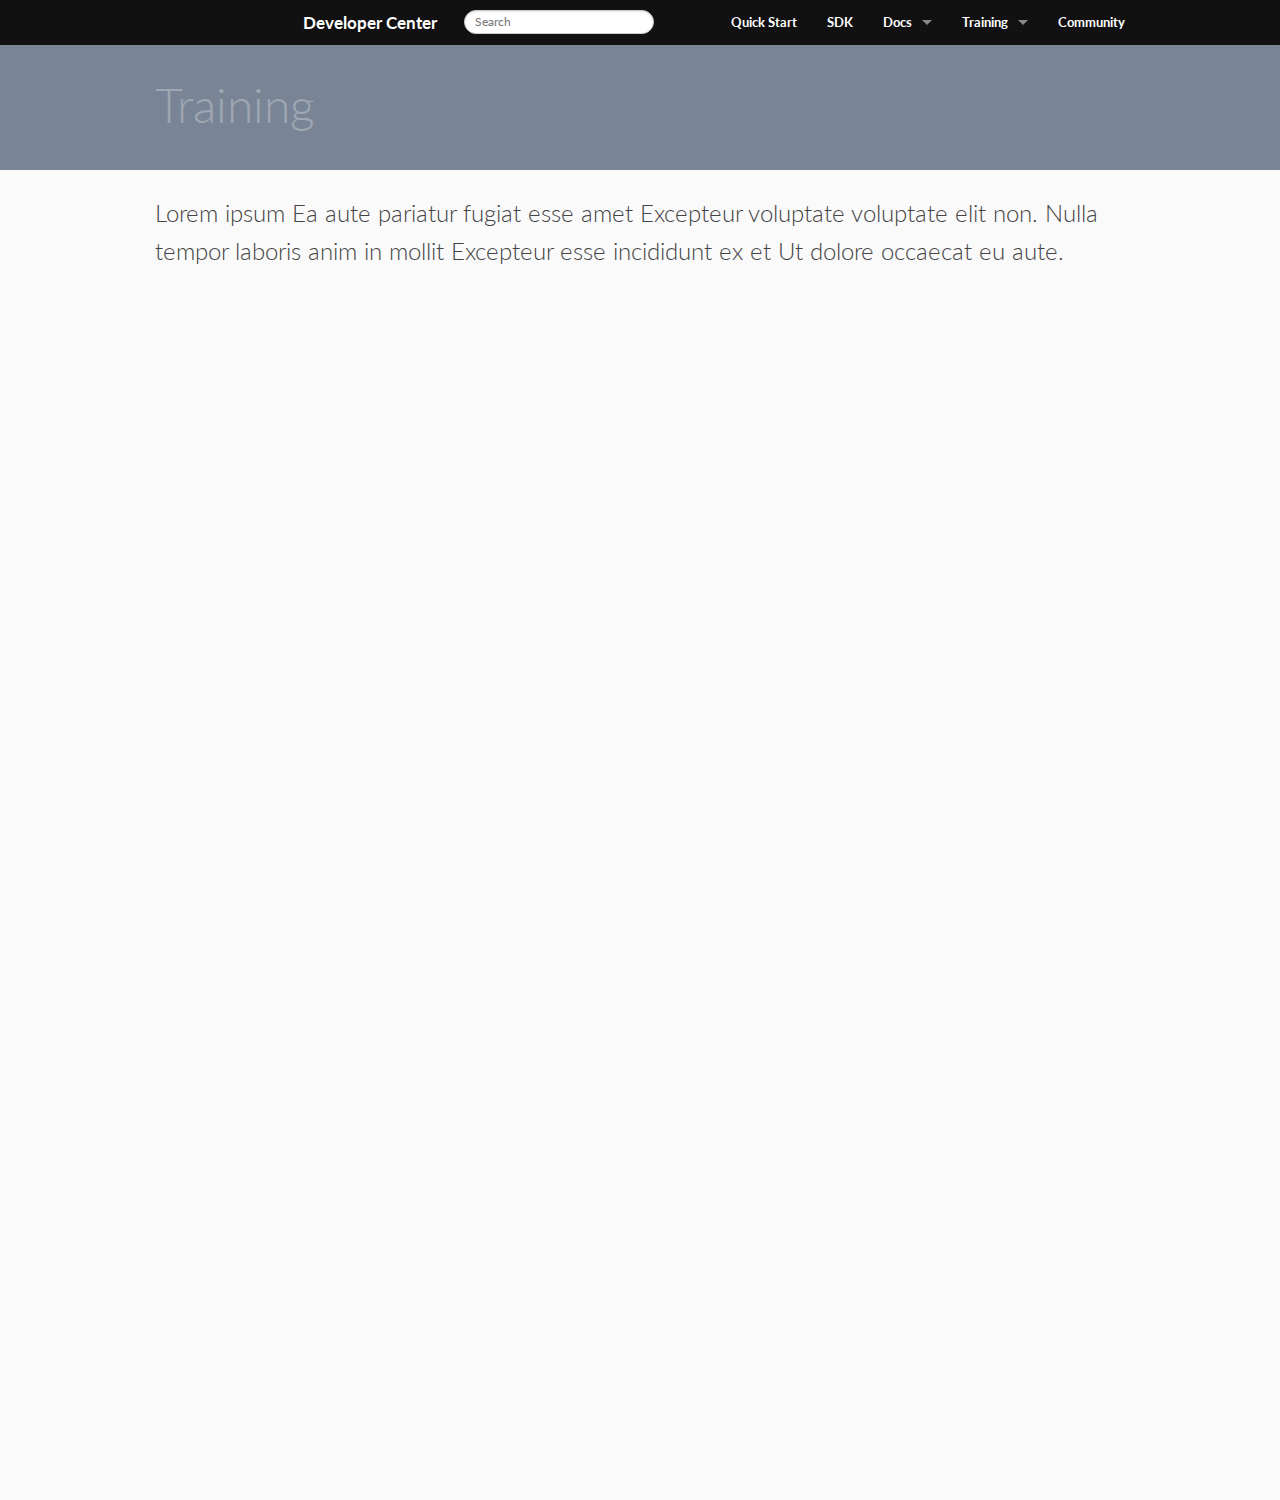
<file: training/index.html>
<!DOCTYPE html>
<!--[if IE 8]> 				 <html class="no-js lt-ie9" lang="en" > <![endif]-->
<!--[if gt IE 8]><!--> <html class="no-js" lang="en" > <!--<![endif]-->

<head>
	<meta charset="utf-8">
  <meta name="viewport" content="width=device-width">
  <title>Moovweb | Developer Center | Training</title>
  <link rel="stylesheet" href="https://fonts.googleapis.com/css?family=Lato:300,400,700">
  <link rel="stylesheet" href="../stylesheets/app.css">
  <link rel="shortcut icon" type="image/png" href="../favicon.png" />
  

  <script src="../javascripts/vendor/custom.modernizr.js"></script>

</head>
<body>

<!-- Start Top Bar -->

<div class="contain-to-grid">
	<nav class="top-bar">
    <ul class="title-area">
      <!-- Title Area -->
      <li class="name">
        <a href="../" class="logo sprites-logo_white"></a>
        <h1>
          <a href="../">
            Developer Center
          </a>
        </h1>
      </li>
      <li class="toggle-topbar menu-icon"><a href="#"><span>menu</span></a></li>
    </ul>
 
    <section class="top-bar-section">
      <ul class="left">
        <li class="search">
          <form>
            <input id="search_box" type="search" placeholder="Search">
          </form>
        </li>
      </ul>
      <!-- Right Nav Section -->
      <ul class="right">
      	<li><a href="../quickstart">Quick Start</a></li>
      	<li><a href="../sdk">SDK</a></li>
        
        <!-- Docs -->
        <li class="has-dropdown">
          <a href="../docs">Docs</a>
          <ul class="dropdown">
            <li><label>Sections</label></li>
            <!-- <li class="has-dropdown">
              <a href="#" class="">Has Dropdown, Level 1</a>
              <ul class="dropdown">
                <li><a href="#">Dropdown Options</a></li>
                <li><a href="#">Dropdown Options</a></li>
                <li><a href="#">Level 2</a></li>
                <li><a href="#">Subdropdown Option</a></li>
                <li><a href="#">Subdropdown Option</a></li>
                <li><a href="#">Subdropdown Option</a></li>
              </ul>
            </li> -->
            <li><a href="#">Develop Locally</a></li>
            <li><a href="#">Cloud Management</a></li>
            <li><a href="#">Recommended Tools</a></li>
            <li class="divider"></li>
            <li><a href="#">Faqs</a></li>
            <li class="divider"></li>
            <li><a href="#">See all &rarr;</a></li>
          </ul>
        </li>

        <!-- Training -->
        <li class="has-dropdown">
          <a href="../training">Training</a>
          <ul class="dropdown">
            <li><label>Sections</label></li>
            <!-- <li class="has-dropdown">
              <a href="#" class="">Has Dropdown, Level 1</a>
              <ul class="dropdown">
                <li><a href="#">Dropdown Options</a></li>
                <li><a href="#">Dropdown Options</a></li>
                <li><a href="#">Level 2</a></li>
                <li><a href="#">Subdropdown Option</a></li>
                <li><a href="#">Subdropdown Option</a></li>
                <li><a href="#">Subdropdown Option</a></li>
              </ul>
            </li> -->
            <li><a href="#">Getting Started</a></li>
            <li><a href="#">Building a Simple Site</a></li>
            <li><a href="#">Deploying</a></li>
            <li><a href="#">Building a Mobile Site</a></li>
            <li><a href="#">Advanced Tutorials</a></li>
            <li class="divider"></li>
            <li><a href="#">Developer Webinars</a></li>
            <li class="divider"></li>
            <li><a href="#">See all &rarr;</a></li>
          </ul>
        </li>

        <li><a href="../community">Community</a></li>
        
        <!-- <li class="has-dropdown">
          <a href="#">Main Item 3</a>
          <ul class="dropdown">
            <li><a href="#">Dropdown Option</a></li>
            <li><a href="#">Dropdown Option</a></li>
            <li><a href="#">Dropdown Option</a></li>
            <li class="divider"></li>
            <li><a href="#">See all &rarr;</a></li>
          </ul>
        </li> -->

      </ul>
    </section>
  </nav>
</div>
 
  <!-- End Top Bar -->
	<div class="head-wrap">
		<div class="row">
			<div class="large-12 columns">
				<h1 class="dev-home-head">Training</h1>
			</div>
		</div>
	</div>
	<div class="row">
		<div class="large-12 columns">
			<!-- <h1 class="dev-home-head">Download SDK</h1> -->
			<p class="dev-home-intro">Lorem ipsum Ea aute pariatur fugiat esse amet Excepteur voluptate voluptate elit non. Nulla tempor laboris anim in mollit Excepteur esse incididunt ex et Ut dolore occaecat eu aute.</p>
		</div>
	</div>
	
	<div>&nbsp;</div> <!-- temp -->
	<div class="row">
		<div class="large-12 columns">
			
			

		</div>
	</div>

  <script>
  document.write('<script src=' +
  ('__proto__' in {} ? '../javascripts/vendor/zepto' : '../javascripts/vendor/jquery') +
  '.js><\/script>')
  </script>
  
  <script src="../javascripts/foundation/foundation.js"></script>
	
	<script src="../javascripts/foundation/foundation.abide.js"></script>
	
	<script src="../javascripts/foundation/foundation.alerts.js"></script>
	
	<script src="../javascripts/foundation/foundation.clearing.js"></script>
	
	<script src="../javascripts/foundation/foundation.cookie.js"></script>
	
	<script src="../javascripts/foundation/foundation.dropdown.js"></script>
	
	<script src="../javascripts/foundation/foundation.forms.js"></script>
	
	<script src="../javascripts/foundation/foundation.interchange.js"></script>
	
	<script src="../javascripts/foundation/foundation.joyride.js"></script>
	
	<script src="../javascripts/foundation/foundation.magellan.js"></script>
	
	<script src="../javascripts/foundation/foundation.orbit.js"></script>
	
	<script src="../javascripts/foundation/foundation.placeholder.js"></script>
	
	<script src="../javascripts/foundation/foundation.reveal.js"></script>
	
	<script src="../javascripts/foundation/foundation.section.js"></script>
	
	<script src="../javascripts/foundation/foundation.tooltips.js"></script>
	
	<script src="../javascripts/foundation/foundation.topbar.js"></script>
	
  
  <script>
    $(document).foundation();
  </script>
</body>
</html>
</file>
